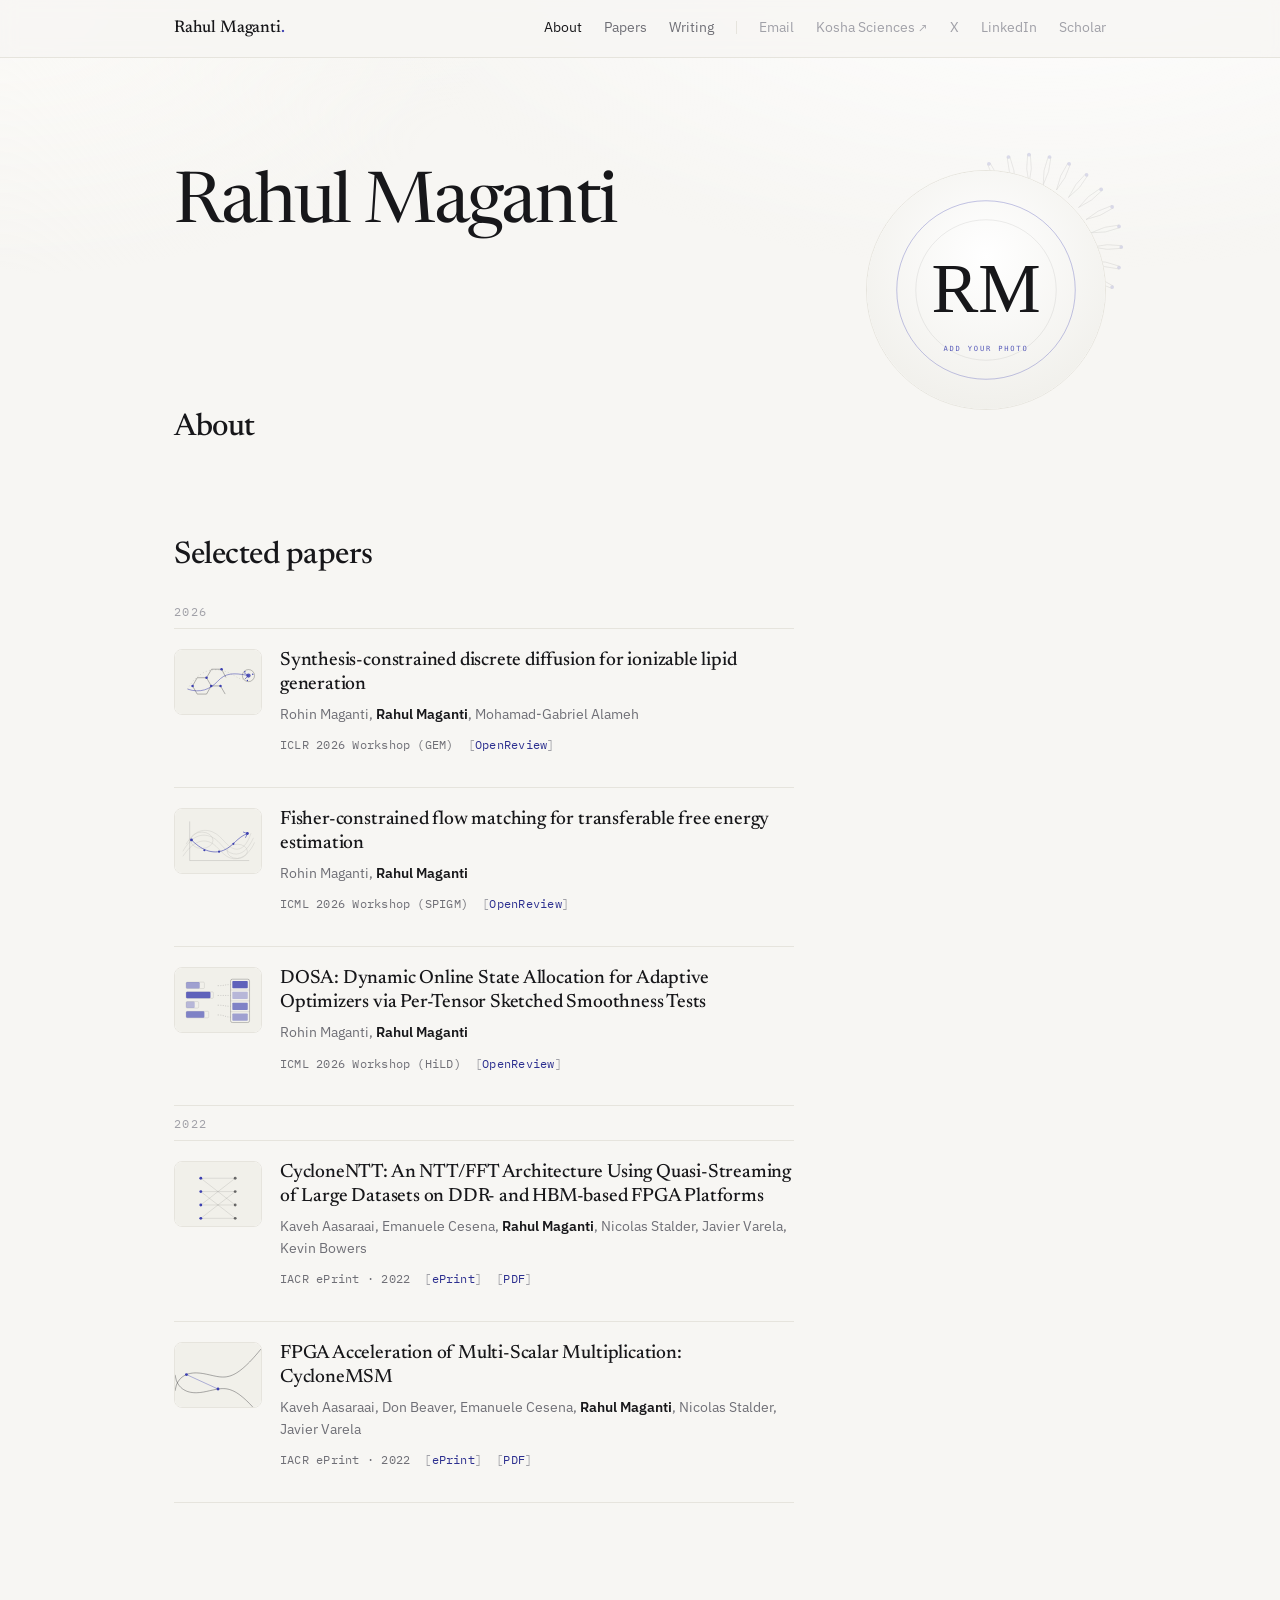
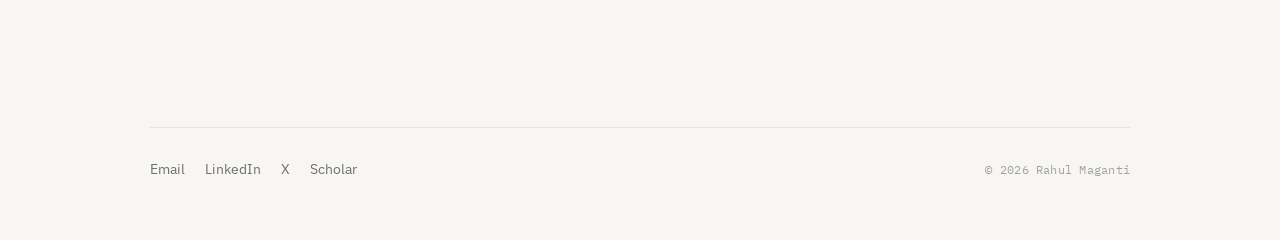
<file: index.html>
<!DOCTYPE html>
<html lang="en">
<head>
  <meta charset="utf-8" />
  <meta name="viewport" content="width=device-width, initial-scale=1" />
  <title>Rahul Maganti</title>
  <meta name="description" content="Rahul Maganti — founder building the computational edge in drug delivery. Background in ML and FPGA acceleration of zero-knowledge cryptography." />
  <link rel="icon" href="assets/portrait.svg" />

  <!-- Open Graph -->
  <meta property="og:title" content="Rahul Maganti" />
  <meta property="og:description" content="Founder building the computational edge in drug delivery. Background in ML and FPGA acceleration of zero-knowledge cryptography." />
  <meta property="og:type" content="website" />

  <!-- Fonts -->
  <link rel="preconnect" href="https://fonts.googleapis.com" />
  <link rel="preconnect" href="https://fonts.gstatic.com" crossorigin />
  <link href="https://fonts.googleapis.com/css2?family=Newsreader:ital,opsz,wght@0,6..72,400;0,6..72,500;1,6..72,400&family=IBM+Plex+Mono:wght@400;500&family=IBM+Plex+Sans:wght@400;500;600&display=swap" rel="stylesheet" />

  <link rel="stylesheet" href="style.css" />
</head>
<body>
  <a class="skip" href="#main">Skip to content</a>

  <nav class="nav" aria-label="Primary">
    <div class="nav__inner">
      <a class="nav__brand" href="index.html">Rahul&nbsp;Maganti<span class="dot">.</span></a>
      <div class="nav__links">
        <a href="index.html" aria-current="page">About</a>
        <a href="#papers">Papers</a>
        <a href="writing/">Writing</a>
        <span class="nav__sep"></span>
        <a class="social" href="mailto:you@example.com">Email</a>
        <a class="social ext" href="https://koshasciences.com">Kosha Sciences</a>
        <a class="social" href="https://x.com/">X</a>
        <a class="social" href="https://www.linkedin.com/in/YOUR-HANDLE">LinkedIn</a>
        <a class="social" href="https://scholar.google.com/">Scholar</a>
      </div>
    </div>
  </nav>

  <main id="main" class="wrap">

    <!-- HERO -->
    <header class="hero">
      <div class="hero__grid">
        <div class="reveal">
          <h1 class="hero__name">Rahul Maganti</h1>
        </div>
        <aside class="hero__aside reveal">
          <img class="motif" src="assets/lnp.svg" alt="" aria-hidden="true" />
          <img class="portrait" src="assets/portrait.svg" width="240" height="240"
               alt="Portrait of Rahul Maganti" />
        </aside>
      </div>
    </header>

    <!-- ABOUT -->
    <section aria-labelledby="about-h">
      <h2 class="h2" id="about-h">About</h2>
      <div class="prose">
        <!-- Add About copy here. -->
      </div>
    </section>

    <!-- SELECTED PAPERS -->
    <section id="papers" aria-labelledby="papers-h">
      <h2 class="h2" id="papers-h">Selected papers</h2>

      <p class="year-head">2026</p>
      <ul class="pubs">
        <li class="pub">
          <img class="pub__thumb" src="assets/p-lipid-diffusion.svg" alt="" aria-hidden="true" />
          <div class="pub__body">
            <p class="pub__title"><a href="https://openreview.net/forum?id=6RFQqfjD06">Synthesis-constrained discrete diffusion for ionizable lipid generation</a></p>
            <p class="pub__authors">Rohin Maganti, <b>Rahul Maganti</b>, Mohamad-Gabriel Alameh</p>
            <p class="pub__meta"><span class="venue">ICLR 2026 Workshop (GEM)</span><a href="https://openreview.net/forum?id=6RFQqfjD06">OpenReview</a></p>
          </div>
        </li>
        <li class="pub">
          <img class="pub__thumb" src="assets/p-free-energy.svg" alt="" aria-hidden="true" />
          <div class="pub__body">
            <p class="pub__title"><a href="https://openreview.net/forum?id=8fiwPeCmrQ">Fisher-constrained flow matching for transferable free energy estimation</a></p>
            <p class="pub__authors">Rohin Maganti, <b>Rahul Maganti</b></p>
            <p class="pub__meta"><span class="venue">ICML 2026 Workshop (SPIGM)</span><a href="https://openreview.net/forum?id=8fiwPeCmrQ">OpenReview</a></p>
          </div>
        </li>
        <li class="pub">
          <img class="pub__thumb" src="assets/p-dosa.svg" alt="" aria-hidden="true" />
          <div class="pub__body">
            <p class="pub__title"><a href="https://openreview.net/forum?id=kl6sanVqAt">DOSA: Dynamic Online State Allocation for Adaptive Optimizers via Per-Tensor Sketched Smoothness Tests</a></p>
            <p class="pub__authors">Rohin Maganti, <b>Rahul Maganti</b></p>
            <p class="pub__meta"><span class="venue">ICML 2026 Workshop (HiLD)</span><a href="https://openreview.net/forum?id=kl6sanVqAt">OpenReview</a></p>
          </div>
        </li>
      </ul>

      <p class="year-head">2022</p>
      <ul class="pubs">
        <li class="pub">
          <img class="pub__thumb" src="assets/w-ntt.svg" alt="" aria-hidden="true" />
          <div class="pub__body">
            <p class="pub__title"><a href="https://eprint.iacr.org/2022/1657">CycloneNTT: An NTT/FFT Architecture Using Quasi-Streaming of Large Datasets on DDR- and HBM-based FPGA Platforms</a></p>
            <p class="pub__authors">Kaveh Aasaraai, Emanuele Cesena, <b>Rahul Maganti</b>, Nicolas Stalder, Javier Varela, Kevin Bowers</p>
            <p class="pub__meta"><span class="venue">IACR ePrint · 2022</span><a href="https://eprint.iacr.org/2022/1657">ePrint</a><a href="https://eprint.iacr.org/2022/1657.pdf">PDF</a></p>
          </div>
        </li>
        <li class="pub">
          <img class="pub__thumb" src="assets/w-msm.svg" alt="" aria-hidden="true" />
          <div class="pub__body">
            <p class="pub__title"><a href="https://eprint.iacr.org/2022/1396">FPGA Acceleration of Multi-Scalar Multiplication: CycloneMSM</a></p>
            <p class="pub__authors">Kaveh Aasaraai, Don Beaver, Emanuele Cesena, <b>Rahul Maganti</b>, Nicolas Stalder, Javier Varela</p>
            <p class="pub__meta"><span class="venue">IACR ePrint · 2022</span><a href="https://eprint.iacr.org/2022/1396">ePrint</a><a href="https://eprint.iacr.org/2022/1396.pdf">PDF</a></p>
          </div>
        </li>
      </ul>
    </section>

  </main>

  <footer class="wrap foot">
    <div class="foot__links">
      <a href="mailto:you@example.com">Email</a>
      <a href="https://www.linkedin.com/in/YOUR-HANDLE">LinkedIn</a>
      <a href="https://x.com/">X</a>
      <a href="https://scholar.google.com/">Scholar</a>
    </div>
    <small>© 2026 Rahul Maganti</small>
  </footer>

</body>
</html>
</file>
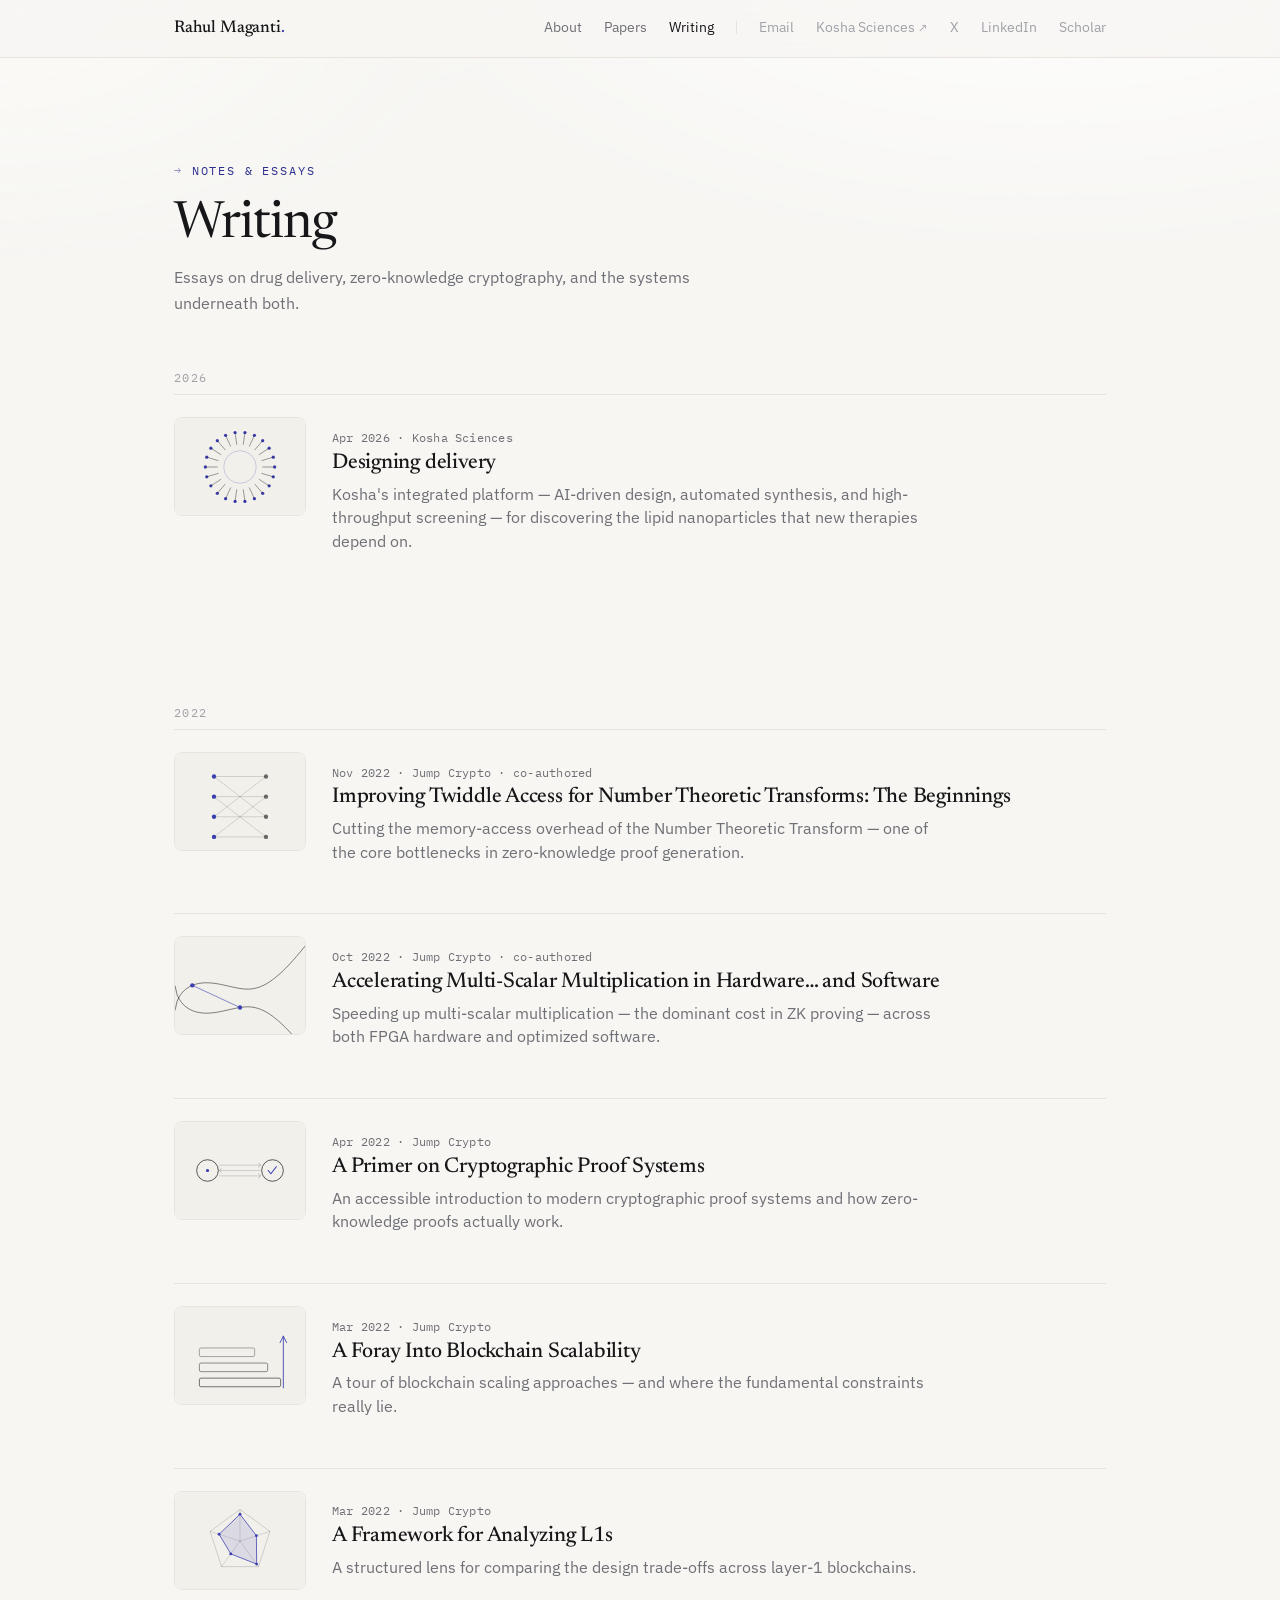
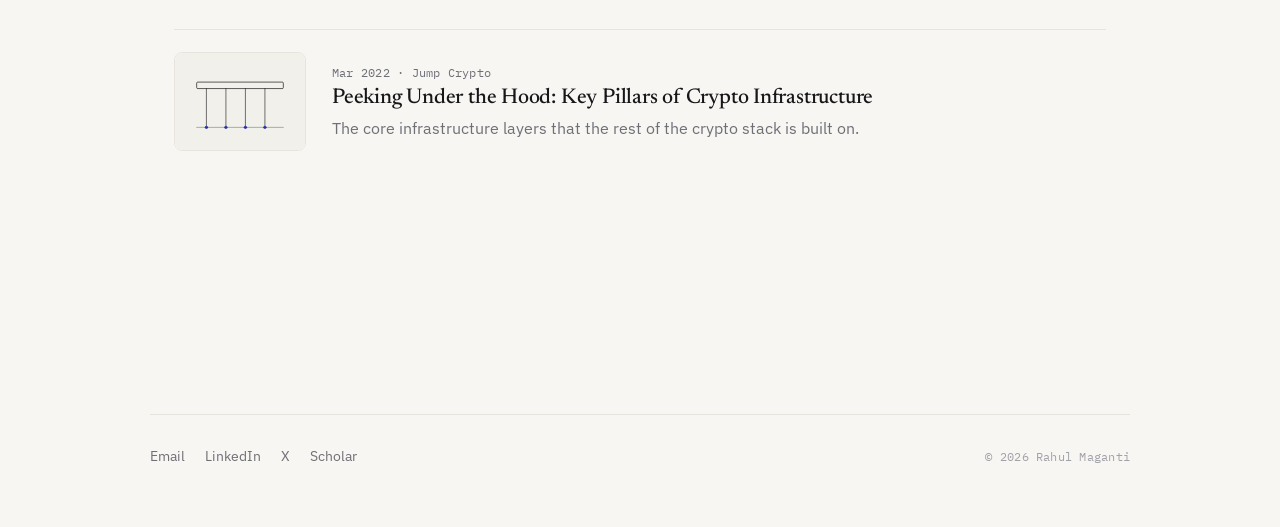
<file: writing/index.html>
<!DOCTYPE html>
<html lang="en">
<head>
  <meta charset="utf-8" />
  <meta name="viewport" content="width=device-width, initial-scale=1" />
  <title>Writing — Rahul Maganti</title>
  <meta name="description" content="Essays on drug delivery, zero-knowledge cryptography, and the systems underneath both." />
  <link rel="icon" href="../assets/portrait.svg" />
  <link rel="preconnect" href="https://fonts.googleapis.com" />
  <link rel="preconnect" href="https://fonts.gstatic.com" crossorigin />
  <link href="https://fonts.googleapis.com/css2?family=Newsreader:ital,opsz,wght@0,6..72,400;0,6..72,500;1,6..72,400&family=IBM+Plex+Mono:wght@400;500&family=IBM+Plex+Sans:wght@400;500;600&display=swap" rel="stylesheet" />
  <link rel="stylesheet" href="../style.css" />
</head>
<body>
  <a class="skip" href="#main">Skip to content</a>

  <nav class="nav" aria-label="Primary">
    <div class="nav__inner">
      <a class="nav__brand" href="../index.html">Rahul&nbsp;Maganti<span class="dot">.</span></a>
      <div class="nav__links">
        <a href="../index.html">About</a>
        <a href="../index.html#papers">Papers</a>
        <a href="index.html" aria-current="page">Writing</a>
        <span class="nav__sep"></span>
        <a class="social" href="mailto:you@example.com">Email</a>
        <a class="social ext" href="https://koshasciences.com">Kosha Sciences</a>
        <a class="social" href="https://x.com/">X</a>
        <a class="social" href="https://www.linkedin.com/in/YOUR-HANDLE">LinkedIn</a>
        <a class="social" href="https://scholar.google.com/">Scholar</a>
      </div>
    </div>
  </nav>

  <main id="main" class="wrap">
    <header class="reveal">
      <p class="eyebrow">Notes &amp; essays</p>
      <h1 class="page-title">Writing</h1>
      <p class="page-intro">Essays on drug delivery, zero-knowledge cryptography, and the systems underneath both.</p>
    </header>

    <section aria-label="2026">
      <p class="year-head">2026</p>

      <a class="entry has-thumb" href="https://www.koshasciences.com/writing/designing-delivery" target="_blank" rel="noopener">
        <img class="entry__thumb" src="../assets/w-delivery.svg" alt="" aria-hidden="true" />
        <div>
          <p class="entry__date">Apr 2026 · Kosha Sciences</p>
          <h2 class="entry__title">Designing delivery</h2>
          <p class="entry__blurb">Kosha's integrated platform — AI-driven design, automated synthesis, and high-throughput screening — for discovering the lipid nanoparticles that new therapies depend on.</p>
          <span class="entry__more">Read on Kosha Sciences →</span>
        </div>
      </a>
    </section>

    <section aria-label="2022">
      <p class="year-head">2022</p>

      <a class="entry has-thumb" href="https://jumpcrypto.com/resources/improving-twiddle-access-for-number-theoretic-transforms-the-beginnings" target="_blank" rel="noopener">
        <img class="entry__thumb" src="../assets/w-ntt.svg" alt="" aria-hidden="true" />
        <div>
          <p class="entry__date">Nov 2022 · Jump Crypto · co-authored</p>
          <h2 class="entry__title">Improving Twiddle Access for Number Theoretic Transforms: The Beginnings</h2>
          <p class="entry__blurb">Cutting the memory-access overhead of the Number Theoretic Transform — one of the core bottlenecks in zero-knowledge proof generation.</p>
          <span class="entry__more">Read on Jump Crypto →</span>
        </div>
      </a>

      <a class="entry has-thumb" href="https://jumpcrypto.com/resources/accelerating-multi-scalar-multiplication-in-hardware-and-software" target="_blank" rel="noopener">
        <img class="entry__thumb" src="../assets/w-msm.svg" alt="" aria-hidden="true" />
        <div>
          <p class="entry__date">Oct 2022 · Jump Crypto · co-authored</p>
          <h2 class="entry__title">Accelerating Multi-Scalar Multiplication in Hardware… and Software</h2>
          <p class="entry__blurb">Speeding up multi-scalar multiplication — the dominant cost in ZK proving — across both FPGA hardware and optimized software.</p>
          <span class="entry__more">Read on Jump Crypto →</span>
        </div>
      </a>

      <a class="entry has-thumb" href="https://jumpcrypto.com/resources/a-primer-on-cryptographic-proof-systems" target="_blank" rel="noopener">
        <img class="entry__thumb" src="../assets/w-proofs.svg" alt="" aria-hidden="true" />
        <div>
          <p class="entry__date">Apr 2022 · Jump Crypto</p>
          <h2 class="entry__title">A Primer on Cryptographic Proof Systems</h2>
          <p class="entry__blurb">An accessible introduction to modern cryptographic proof systems and how zero-knowledge proofs actually work.</p>
          <span class="entry__more">Read on Jump Crypto →</span>
        </div>
      </a>

      <a class="entry has-thumb" href="https://jumpcrypto.com/resources/a-foray-into-blockchain-scalability" target="_blank" rel="noopener">
        <img class="entry__thumb" src="../assets/w-scalability.svg" alt="" aria-hidden="true" />
        <div>
          <p class="entry__date">Mar 2022 · Jump Crypto</p>
          <h2 class="entry__title">A Foray Into Blockchain Scalability</h2>
          <p class="entry__blurb">A tour of blockchain scaling approaches — and where the fundamental constraints really lie.</p>
          <span class="entry__more">Read on Jump Crypto →</span>
        </div>
      </a>

      <a class="entry has-thumb" href="https://jumpcrypto.com/resources/a-framework-for-analyzing-l1s" target="_blank" rel="noopener">
        <img class="entry__thumb" src="../assets/w-l1s.svg" alt="" aria-hidden="true" />
        <div>
          <p class="entry__date">Mar 2022 · Jump Crypto</p>
          <h2 class="entry__title">A Framework for Analyzing L1s</h2>
          <p class="entry__blurb">A structured lens for comparing the design trade-offs across layer-1 blockchains.</p>
          <span class="entry__more">Read on Jump Crypto →</span>
        </div>
      </a>

      <a class="entry has-thumb" href="https://jumpcrypto.com/resources/peeking-under-the-hood-key-pillars-of-crypto-infrastructure" target="_blank" rel="noopener">
        <img class="entry__thumb" src="../assets/w-infra.svg" alt="" aria-hidden="true" />
        <div>
          <p class="entry__date">Mar 2022 · Jump Crypto</p>
          <h2 class="entry__title">Peeking Under the Hood: Key Pillars of Crypto Infrastructure</h2>
          <p class="entry__blurb">The core infrastructure layers that the rest of the crypto stack is built on.</p>
          <span class="entry__more">Read on Jump Crypto →</span>
        </div>
      </a>
    </section>

  </main>

  <footer class="wrap foot">
    <div class="foot__links">
      <a href="mailto:you@example.com">Email</a>
      <a href="https://www.linkedin.com/in/YOUR-HANDLE">LinkedIn</a>
      <a href="https://x.com/">X</a>
      <a href="https://scholar.google.com/">Scholar</a>
    </div>
    <small>© 2026 Rahul Maganti</small>
  </footer>
</body>
</html>
</file>
<file: style.css>
/* =========================================================================
   Personal site — design system
   Palette: warm paper + near-black ink, one restrained indigo accent.
   Type:    Newsreader (display/prose) · IBM Plex Sans (UI) · IBM Plex Mono (meta)
   ========================================================================= */

:root {
  --paper:      #f7f6f3;
  --surface:    #ffffff;
  --ink:        #17171a;
  --ink-soft:   #2c2c31;
  --muted:      #6f6f76;
  --faint:      #a1a1a8;
  --hairline:   #e6e4dd;
  --accent:     #3b3fb0;
  --accent-ink: #2c2f8f;
  --accent-wash:#3b3fb012;

  --serif: "Newsreader", Georgia, "Times New Roman", serif;
  --sans:  "IBM Plex Sans", system-ui, -apple-system, sans-serif;
  --mono:  "IBM Plex Mono", ui-monospace, "SFMono-Regular", Menlo, monospace;

  --measure: 62ch;
  --page:    720px;    /* content column max */
  --wide:    980px;    /* nav / wide sections */

  --r: 10px;
  --ease: cubic-bezier(0.22, 1, 0.36, 1);
}

/* ---------- reset-ish ---------- */
*, *::before, *::after { box-sizing: border-box; }
html { -webkit-text-size-adjust: 100%; scroll-behavior: smooth; }
body {
  margin: 0;
  background: var(--paper);
  color: var(--ink);
  font-family: var(--sans);
  font-size: 17px;
  line-height: 1.6;
  -webkit-font-smoothing: antialiased;
  text-rendering: optimizeLegibility;
}
img, svg { max-width: 100%; display: block; }
a { color: inherit; }

/* subtle paper depth without shouting */
body::before {
  content: "";
  position: fixed; inset: 0;
  background:
    radial-gradient(1200px 600px at 82% -10%, #ffffff 0%, transparent 60%),
    radial-gradient(900px 500px at 0% 0%, #fbfaf7 0%, transparent 55%);
  pointer-events: none; z-index: 0;
}

/* ---------- layout ---------- */
.wrap { position: relative; z-index: 1; width: 100%; max-width: var(--wide);
  margin-inline: auto; padding-inline: 24px; }
.col  { max-width: var(--page); }
main  { padding-block: clamp(48px, 9vw, 104px); }

section + section { margin-top: clamp(52px, 8vw, 92px); }

/* ---------- eyebrow / labels ---------- */
.eyebrow {
  font-family: var(--mono);
  font-size: 0.72rem;
  letter-spacing: 0.16em;
  text-transform: uppercase;
  color: var(--accent-ink);
  margin: 0 0 18px;
}
.eyebrow::before { content: "→ "; opacity: 0.5; }

/* ---------- nav ---------- */
.nav {
  position: sticky; top: 0; z-index: 20;
  backdrop-filter: saturate(1.2) blur(8px);
  background: color-mix(in srgb, var(--paper) 82%, transparent);
  border-bottom: 1px solid var(--hairline);
}
.nav__inner {
  max-width: var(--wide); margin-inline: auto; padding: 15px 24px;
  display: flex; align-items: baseline; justify-content: space-between; gap: 16px;
}
.nav__brand {
  font-family: var(--serif); font-size: 1.06rem; font-weight: 500;
  letter-spacing: -0.01em; text-decoration: none; color: var(--ink);
  white-space: nowrap;
}
.nav__brand .dot { color: var(--accent); }
.nav__links { display: flex; align-items: baseline; gap: 22px; flex-wrap: wrap; justify-content: flex-end; }
.nav__links a {
  font-size: 0.86rem; text-decoration: none; color: var(--muted);
  transition: color 0.18s var(--ease); white-space: nowrap;
}
.nav__links a:hover, .nav__links a[aria-current="page"] { color: var(--ink); }
.nav__links a.ext::after { content: " ↗"; color: var(--faint); font-size: 0.85em; }
.nav__sep { width: 1px; height: 13px; background: var(--hairline); align-self: center; }
.nav__links .social { color: var(--faint); }
.nav__links .social:hover { color: var(--ink); }

/* ---------- hero ---------- */
.hero { position: relative; padding-top: 8px; }
.hero__grid {
  display: grid; grid-template-columns: 1fr; gap: 34px; align-items: start;
}
@media (min-width: 720px) {
  .hero__grid { grid-template-columns: 1fr auto; gap: 48px; }
}
.hero__name {
  font-family: var(--serif);
  font-weight: 400;
  font-size: clamp(2.6rem, 6.4vw, 4.4rem);
  line-height: 1.02;
  letter-spacing: -0.025em;
  margin: 0 0 20px;
}
.hero__lede {
  font-family: var(--serif);
  font-size: clamp(1.18rem, 2.4vw, 1.5rem);
  line-height: 1.45;
  color: var(--ink-soft);
  max-width: 30ch;
  margin: 0 0 26px;
}
.hero__lede em { font-style: italic; color: var(--ink); }

/* portrait / motif column */
.hero__aside { position: relative; width: min(240px, 60vw); justify-self: start; }
.portrait {
  width: 100%; aspect-ratio: 1; border-radius: 50%;
  border: 1px solid var(--hairline);
  object-fit: cover; background: var(--surface);
}
.motif {
  position: absolute; inset: -18% -18% auto auto; width: 136%;
  opacity: 0.16; pointer-events: none; z-index: -1;
}

/* inline link row */
.links { display: flex; flex-wrap: wrap; gap: 8px 20px; align-items: baseline;
  font-size: 0.92rem; }
.links a {
  text-decoration: none; color: var(--ink);
  border-bottom: 1px solid var(--hairline);
  padding-bottom: 1px; transition: border-color 0.18s var(--ease), color 0.18s var(--ease);
}
.links a:hover { color: var(--accent-ink); border-color: var(--accent); }
.links a::after { content: " ↗"; color: var(--faint); font-size: 0.82em; }
.links a.plain::after { content: none; }

/* ---------- prose ---------- */
.h2 {
  font-family: var(--serif); font-weight: 500;
  font-size: clamp(1.45rem, 3vw, 1.95rem);
  letter-spacing: -0.015em; line-height: 1.15; margin: 0 0 20px;
}
.prose { max-width: var(--measure); }
.prose p {
  font-family: var(--serif); font-size: 1.16rem; line-height: 1.62;
  color: var(--ink-soft); margin: 0 0 1.05em;
}
.prose p:last-child { margin-bottom: 0; }
.prose a { color: var(--accent-ink); text-decoration: underline;
  text-decoration-color: color-mix(in srgb, var(--accent) 40%, transparent);
  text-underline-offset: 3px; }
.prose a:hover { text-decoration-color: var(--accent); }

/* ---------- "building" card ---------- */
.card {
  background: var(--surface); border: 1px solid var(--hairline);
  border-radius: var(--r); padding: clamp(22px, 4vw, 34px);
}
.card__kicker {
  font-family: var(--mono); font-size: 0.72rem; letter-spacing: 0.14em;
  text-transform: uppercase; color: var(--muted); margin: 0 0 6px;
}
.card__title { font-family: var(--serif); font-weight: 500; font-size: 1.5rem;
  margin: 0 0 12px; letter-spacing: -0.01em; }
.card__title a { text-decoration: none; color: var(--ink); }
.card__title a:hover { color: var(--accent-ink); }
.pillars {
  list-style: none; margin: 22px 0 0; padding: 20px 0 0;
  border-top: 1px solid var(--hairline);
  display: grid; gap: 20px;
}
@media (min-width: 620px) { .pillars { grid-template-columns: repeat(3, 1fr); gap: 26px; } }
.pillars h4 { font-family: var(--sans); font-size: 0.82rem; font-weight: 600;
  letter-spacing: 0.02em; margin: 0 0 6px; color: var(--ink); }
.pillars .n { font-family: var(--mono); font-size: 0.72rem; color: var(--accent);
  display: block; margin-bottom: 8px; }
.pillars p { font-size: 0.9rem; line-height: 1.5; color: var(--muted); margin: 0; }

/* ---------- fact list (background) ---------- */
.facts { list-style: none; margin: 0; padding: 0; max-width: var(--measure); }
.facts li {
  display: grid; grid-template-columns: 92px 1fr; gap: 18px;
  padding: 13px 0; border-top: 1px solid var(--hairline); align-items: baseline;
}
.facts li:last-child { border-bottom: 1px solid var(--hairline); }
.facts .yr { font-family: var(--mono); font-size: 0.8rem; color: var(--muted); }
.facts .what { font-size: 0.98rem; color: var(--ink-soft); }
.facts .what b { font-weight: 600; color: var(--ink); }

/* ---------- publications ---------- */
.pubs { list-style: none; margin: 0; padding: 0; max-width: var(--measure); }
.pub {
  display: grid; grid-template-columns: 64px minmax(0, 1fr); gap: 14px;
  padding: 20px 0; border-top: 1px solid var(--hairline); align-items: start;
}
@media (min-width: 640px) {
  .pub { grid-template-columns: 88px minmax(0, 1fr); gap: 18px; }
}
.pubs .pub:last-child { border-bottom: 1px solid var(--hairline); }
.pub__thumb {
  width: 100%; aspect-ratio: 4 / 3; border-radius: 8px; object-fit: cover;
  border: 1px solid var(--hairline); background: var(--surface);
}
.pub__body { min-width: 0; }
.pub__title { font-family: var(--serif); font-weight: 500; font-size: 1.2rem;
  line-height: 1.25; letter-spacing: -0.01em; margin: 0 0 6px; }
.pub__title a { text-decoration: none; color: var(--ink);
  transition: color 0.18s var(--ease); }
.pub__title a:hover { color: var(--accent-ink); }
.pub__authors { font-size: 0.9rem; color: var(--muted); margin: 0 0 7px; line-height: 1.5; }
.pub__authors b { color: var(--ink); font-weight: 600; }
.pub__meta { font-family: var(--mono); font-size: 0.74rem; color: var(--faint);
  letter-spacing: 0.02em; display: flex; flex-wrap: wrap; gap: 5px 14px; align-items: baseline; }
.pub__meta .venue { color: var(--muted); }
.pub__meta a { color: var(--accent-ink); text-decoration: none; }
.pub__meta a:hover { text-decoration: underline; }
.pub__meta a::before { content: "["; color: var(--faint); }
.pub__meta a::after  { content: "]"; color: var(--faint); }
.pub--todo .pub__title { color: var(--faint); font-style: italic; }

/* ---------- writing list ---------- */
.year-head {
  font-family: var(--mono); font-size: 0.78rem; letter-spacing: 0.12em;
  color: var(--faint); margin: 0 0 6px; padding-top: 8px;
}
.entry {
  display: grid; grid-template-columns: 1fr; gap: 4px;
  padding: 22px 0; border-top: 1px solid var(--hairline);
  text-decoration: none; color: inherit; transition: transform 0.2s var(--ease);
}
.entry.has-thumb { grid-template-columns: 84px 1fr; column-gap: 16px; row-gap: 2px; align-items: start; }
@media (min-width: 640px) {
  .entry.has-thumb { grid-template-columns: 132px 1fr; column-gap: 26px; }
}
.entry:hover { transform: translateX(3px); }
.entry__thumb {
  width: 100%; aspect-ratio: 4 / 3; border-radius: 8px; object-fit: cover;
  border: 1px solid var(--hairline); background: var(--surface);
}
.entry__date { font-family: var(--mono); font-size: 0.74rem; color: var(--muted);
  letter-spacing: 0.02em; margin-bottom: 3px; }
.entry__title { font-family: var(--serif); font-weight: 500; font-size: 1.34rem;
  letter-spacing: -0.01em; line-height: 1.2; margin: 0 0 6px;
  transition: color 0.18s var(--ease); }
.entry:hover .entry__title { color: var(--accent-ink); }
.entry__blurb { font-size: 0.98rem; color: var(--muted); line-height: 1.5;
  max-width: 60ch; margin: 0; }
.entry__more { font-family: var(--mono); font-size: 0.72rem; color: var(--accent);
  margin-top: 8px; opacity: 0; transition: opacity 0.18s var(--ease); }
.entry:hover .entry__more { opacity: 1; }

/* ---------- article page ---------- */
.article { max-width: var(--measure); }
.article__meta { font-family: var(--mono); font-size: 0.76rem; color: var(--muted);
  letter-spacing: 0.04em; margin: 0 0 18px; }
.article__title { font-family: var(--serif); font-weight: 400;
  font-size: clamp(2rem, 4.6vw, 3rem); line-height: 1.08; letter-spacing: -0.02em;
  margin: 0 0 16px; }
.article__dek { font-family: var(--serif); font-style: italic; font-size: 1.28rem;
  line-height: 1.4; color: var(--muted); margin: 0 0 40px; }
.article .prose h3 { font-family: var(--serif); font-weight: 500; font-size: 1.4rem;
  letter-spacing: -0.01em; margin: 2em 0 0.6em; }
.article .prose blockquote {
  margin: 1.6em 0; padding: 4px 0 4px 22px; border-left: 2px solid var(--accent);
  font-style: italic; color: var(--ink); }
.article .prose blockquote p { font-size: 1.24rem; }
.backlink { display: inline-block; margin-bottom: 40px; font-family: var(--mono);
  font-size: 0.76rem; color: var(--muted); text-decoration: none; letter-spacing: 0.04em; }
.backlink:hover { color: var(--accent-ink); }
.backlink::before { content: "← "; }

/* ---------- page heading ---------- */
.page-title { font-family: var(--serif); font-weight: 400;
  font-size: clamp(2.2rem, 5vw, 3.2rem); letter-spacing: -0.02em; line-height: 1.05;
  margin: 0 0 12px; }
.page-intro { color: var(--muted); font-size: 1.02rem; max-width: 54ch; margin: 0 0 44px; }

/* ---------- footer ---------- */
.foot {
  margin-top: clamp(64px, 10vw, 120px);
  border-top: 1px solid var(--hairline);
  padding: 30px 0 60px;
  display: flex; flex-wrap: wrap; gap: 12px 26px;
  align-items: baseline; justify-content: space-between;
}
.foot__links { display: flex; flex-wrap: wrap; gap: 20px; }
.foot a { font-size: 0.86rem; text-decoration: none; color: var(--muted);
  transition: color 0.18s var(--ease); }
.foot a:hover { color: var(--accent-ink); }
.foot small { font-family: var(--mono); font-size: 0.72rem; color: var(--faint);
  letter-spacing: 0.02em; }

/* ---------- accessibility ---------- */
:focus-visible { outline: 2px solid var(--accent); outline-offset: 3px; border-radius: 3px; }
.skip { position: absolute; left: -9999px; top: 8px; background: var(--ink); color: var(--paper);
  padding: 8px 14px; border-radius: 6px; z-index: 50; }
.skip:focus { left: 24px; }

/* gentle load reveal */
@keyframes rise { from { opacity: 0; transform: translateY(10px); } to { opacity: 1; transform: none; } }
.reveal { animation: rise 0.7s var(--ease) both; }
.reveal:nth-child(2) { animation-delay: 0.06s; }
.reveal:nth-child(3) { animation-delay: 0.12s; }

@media (prefers-reduced-motion: reduce) {
  * { animation: none !important; transition: none !important; scroll-behavior: auto !important; }
}
</file>
